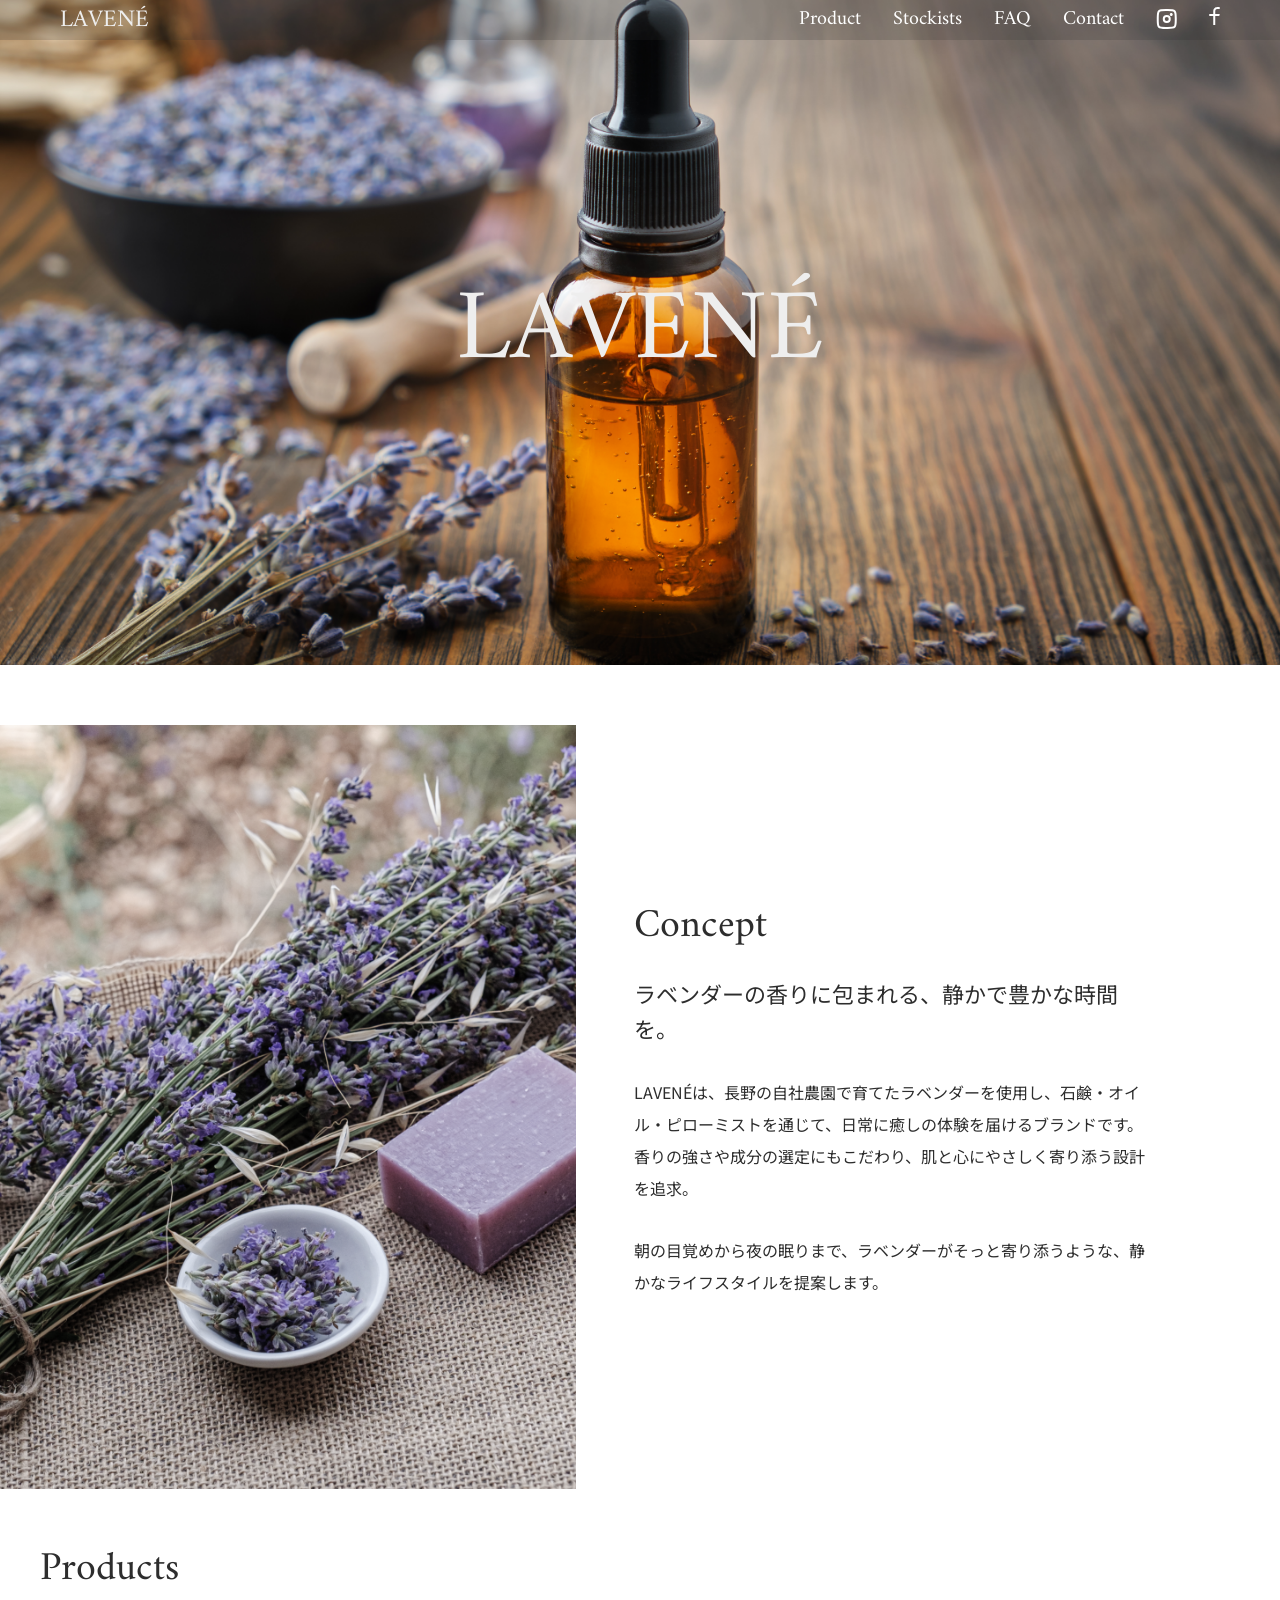
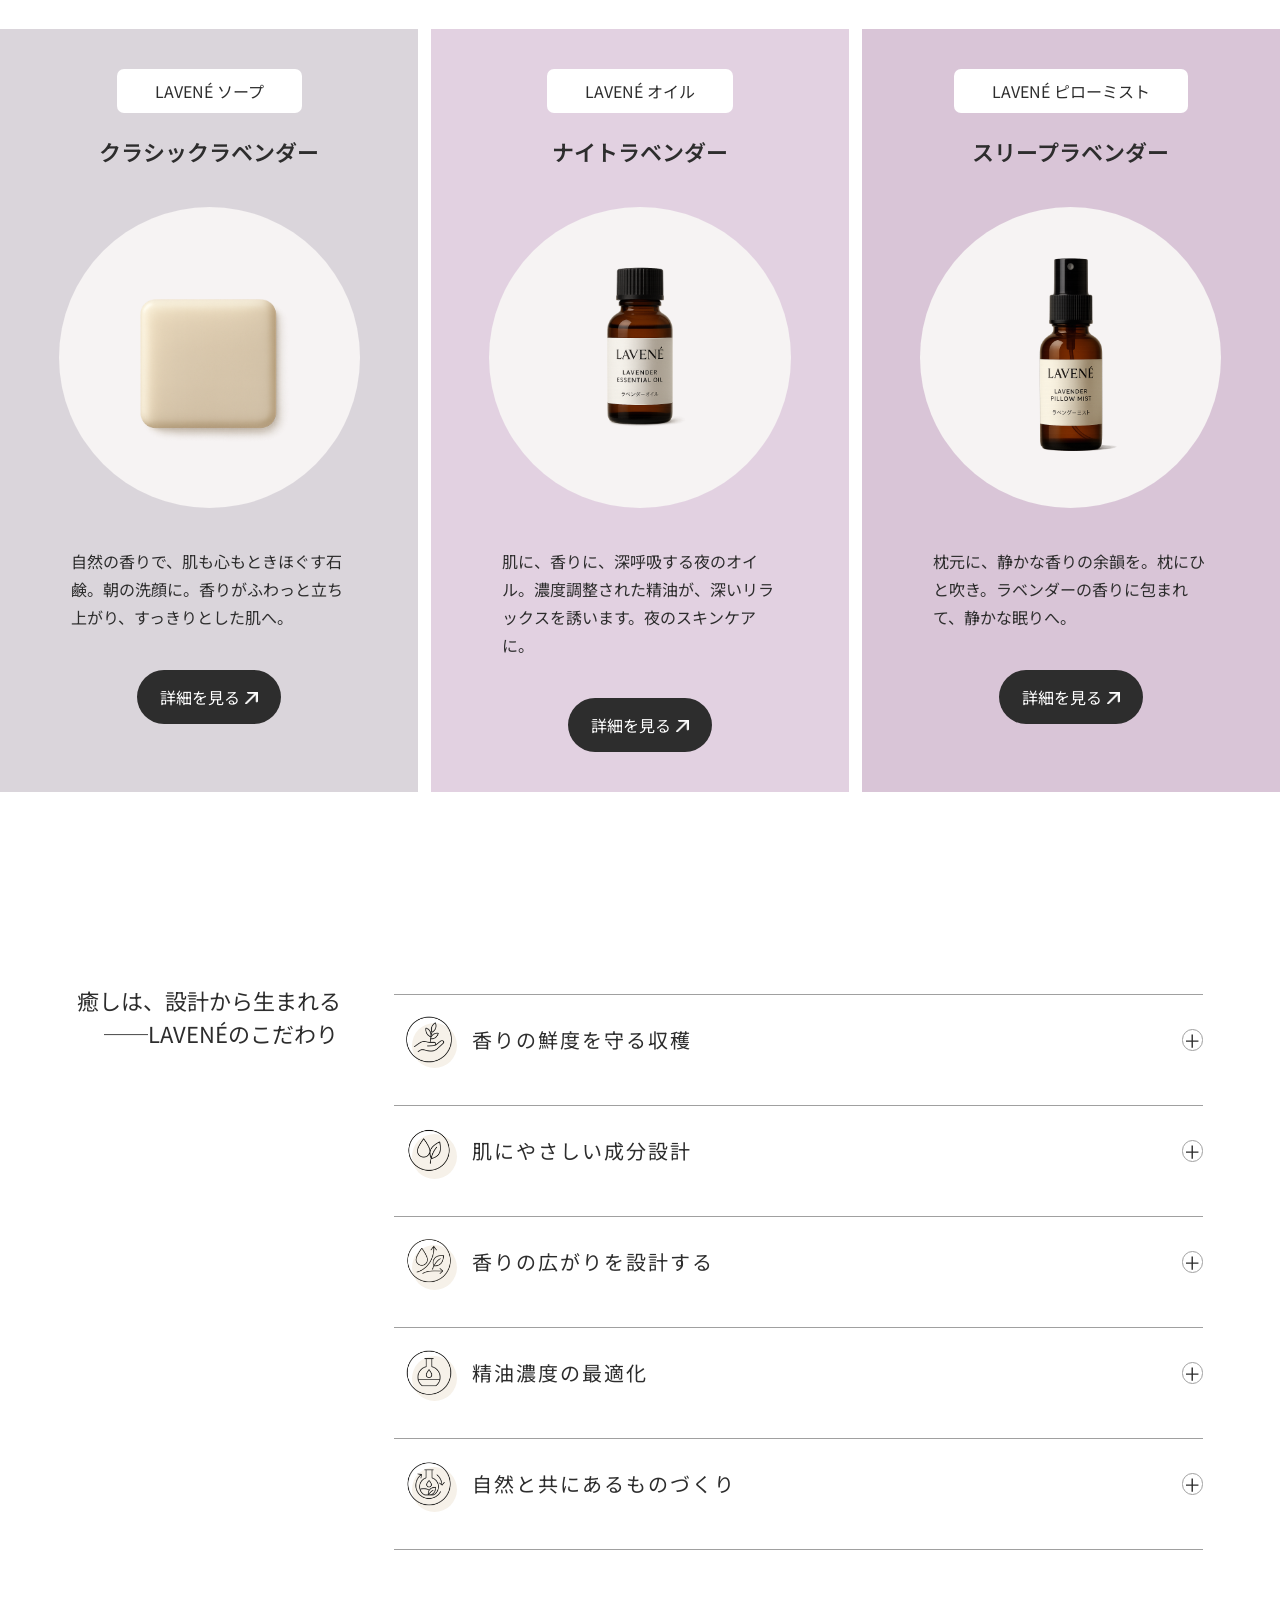
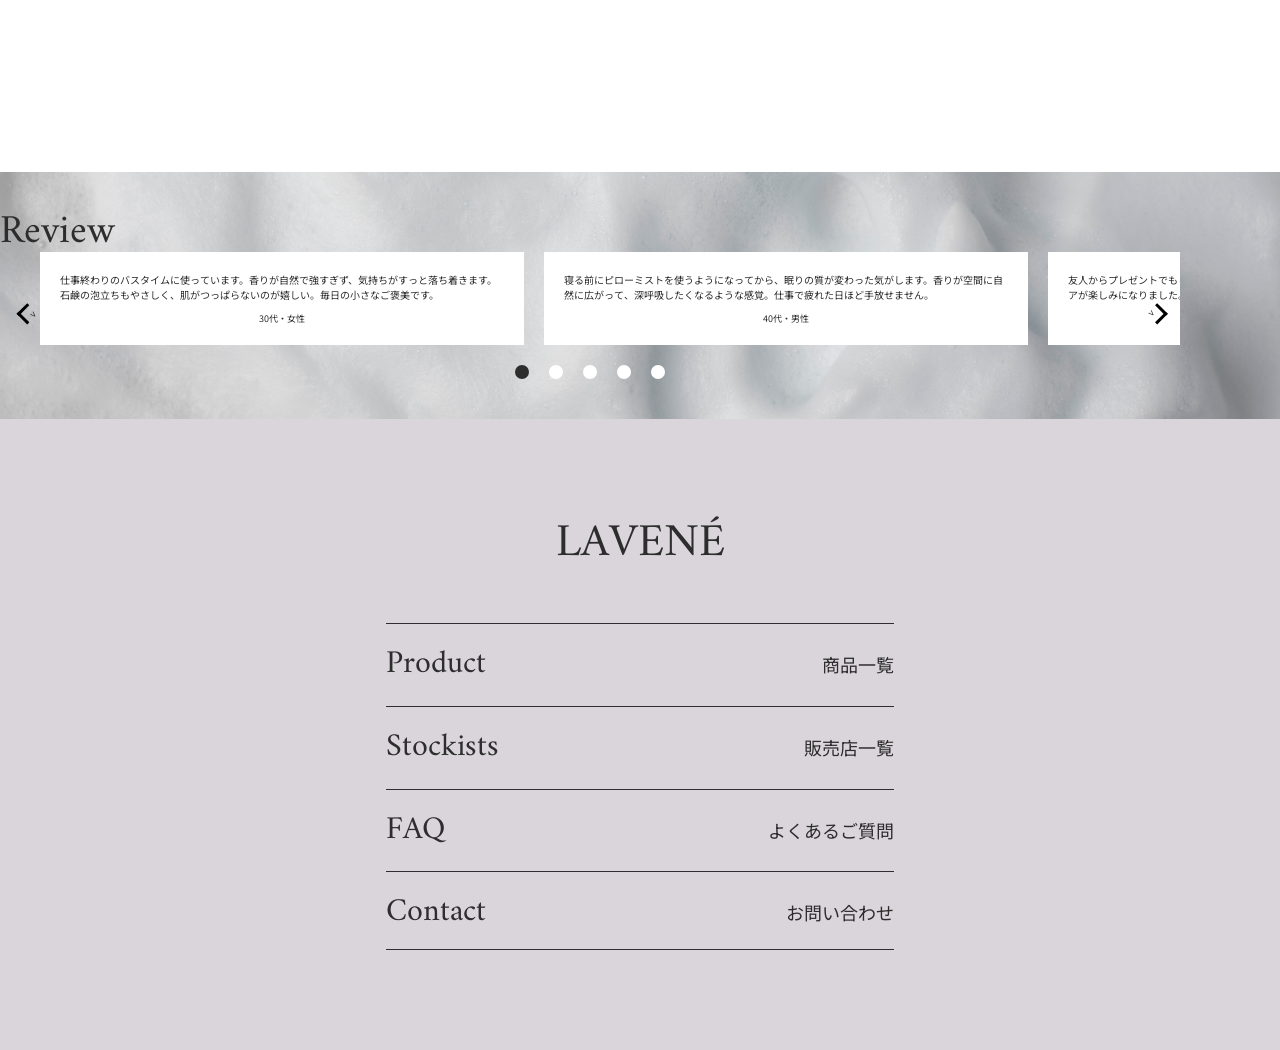
<file: lavene/index.html>
<!DOCTYPE html>
<html lang="ja">
<head>
    <meta charset="UTF-8">
    <meta name="viewport" content="width=device-width, initial-scale=1.0">
    <meta name="description" content="LAVENÉは、長野の自社農園で育てたラベンダーを使用し、石鹸・オイル・ピローミストを通じて、日常に癒しの体験を届けるブランドです。">
    <!-- ogp -->
    <meta property="og=url" content="https://lavene.co.jp/">
    <meta property="og:type" content="website">
    <meta property="og:title" content="LAVENÉ | ラヴェネ">
    <meta property="og:description" content="LAVENÉは、長野の自社農園で育てたラベンダーを使用し、石鹸・オイル・ピローミストを通じて、日常に癒しの体験を届けるブランドです。">
    <meta property="og:image" content="https://lavene.co.jp/assets/images/ogp.jp">


    <title>LAVENÉ | ラヴェネ‐ラベンダーの香りに包まれる、静かで豊かな時間を。</title>

    <!-- web font -->
    <link rel="preconnect" href="https://fonts.googleapis.com">
    <link rel="preconnect" href="https://fonts.gstatic.com" crossorigin>
    <link href="https://fonts.googleapis.com/css2?family=Amiri:ital,wght@0,400;0,700;1,400;1,700&family=Noto+Sans+JP:wght@100..900&display=swap" rel="stylesheet">
    <!-- css -->
    <link rel="stylesheet" href="assets/css/destyle.css">
    <link rel="stylesheet" href="assets/slick/slick.css">
    <link rel="stylesheet" href="assets/slick/slick-theme.css">
    <link rel="stylesheet" href="assets/css/style.css">
</head>

<body>
    <div id="container" class="container">
        <header class="header">
            <h1 class="header__topic"><a href="index.html">LAVENÉ</a></h1>
            <nav class="nav">
                <div class="nav__header">
                    <p class="nav__topic"><a href="index.html">LAVENÉ</a></p>
                    <button class="nav__close-btn" aria-label="メニューを閉じる">
                        <img class="close-icon" src="assets/images/parts/btn_close.svg" alt="close-icon">
                    </button>
                </div>
                <div class="nav__list-wrapper">
                    <ul class="nav__list">
                        <li class="nav__item"><a href="#products" class="nav__link"><span class="nav__label-en">Product</span><span class="nav__label-ja">商品一覧</span></a></li>
                        <li class="nav__item"><a href="#" class="nav__link"><span class="nav__label-en">Stockists</span><span class="nav__label-ja">販売店一覧</span></a></li>
                        <li class="nav__item"><a href="#" class="nav__link"><span class="nav__label-en">FAQ</span><span class="nav__label-ja">よくあるご質問</span></a></li>
                        <li class="nav__item"><a href="#" class="nav__link"><span class="nav__label-en">Contact</span><span class="nav__label-ja">お問い合わせ</span></a></li>
                    </ul>
                    <ul class="sns-nav__list">
                        <li class="sns-nav__item"><a href="#"><img src="assets/images/parts/icon_insta.svg" alt="instagram"></a></li>
                        <li class="sns-nav__item"><a href="#"><img src="assets/images/parts/icon_facebook.svg" alt="facebook"></a></li>
                    </ul>
                </div>
            </nav>
            <!-- .header__btn -->
            <button  class="header__btn">
                <img class="menu-icon" src="assets/images/parts/btn_menu.svg" alt="menu-icon">
            </button>
        </header>
        <main class="main">
            <article class="article">
                <div class="main-visual">
                    <div class="slider">
                        <div><img src="assets/images/photo/main_01.png" alt="スライド1"></div>
                        <div><img src="assets/images/photo/main_02.jpeg" alt="スライド2"></div>
                        <div><img src="assets/images/photo/main_03.png" alt="スライド3"></div>
                    </div>
                    <h2 class="main-visual__logo">LAVENÉ</h2>
                </div>
            <!-- Concept -->
            <section id="concept" class="section section--concept">
                    <div class="concept__txt-wrap">
                        <h2 class="section-title section-title--concept" >Concept</h2>
                        <h3 class="copy concept-copy">ラベンダーの香りに包まれる、静かで豊かな時間を。</h3>
                        <div class="txt-wrap">
                            <p>LAVENÉは、長野の自社農園で育てたラベンダーを使用し、石鹸・オイル・ピローミストを通じて、日常に癒しの体験を届けるブランドです。香りの強さや成分の選定にもこだわり、肌と心にやさしく寄り添う設計を追求。</p>
                            <p>朝の目覚めから夜の眠りまで、ラベンダーがそっと寄り添うような、静かなライフスタイルを提案します。</p>
                        </div>
                    </div>            
                    <div class="concept__img-wrap fadein">
                        <img class="concept__img" src="assets/images/photo/concept.png" alt="コンセプトイメージ">
                    </div>
            </section>
            <!-- Products -->
            <section id="products" class="section section--products">
                <h2 class="section-title section-title--products" >Products</h2>
                <div class="products__list">
                    <div class="product product--soap">
                        <p class="product__category">LAVENÉ ソープ</p>
                        <p class="product__name">クラシックラベンダー</p>
                        <div class="product__img-bg">
                            <div class="product__img-wrap fadein">
                                <img class="product__img" src="assets/images/photo/soap.png" alt="LAVENÉ ソープ クラシックラベンダー">
                            </div>
                        </div>
                        <p class="product__description">自然の香りで、肌も心もときほぐす石鹸。<br class="spBr">朝の洗顔に。香りがふわっと立ち上がり、すっきりとした肌へ。</p>
                        <div class="product__cta">
                            <button class="product__btn">詳細を見る</button>
                            <img class="product__arrow" src="assets/images/parts/icon_arrow.svg" alt="">
                        </div>
                    </div>
                    <div class="product product--oil">
                        <p class="product__category">LAVENÉ オイル</p>
                        <p class="product__name">ナイトラベンダー</p>
                        <div class="product__img-bg">
                            <div class="product__img-wrap fadein">
                                <img class="product__img" src="assets/images/photo/oil.jpg" alt="LAVENÉ オイル ナイトラベンダー">
                            </div>
                        </div>
                        <p class="product__description">肌に、香りに、深呼吸する夜のオイル。<br class="spBr">濃度調整された精油が、深いリラックスを誘います。夜のスキンケアに。</p>
                        <div class="product__cta">
                            <button class="product__btn">
                                詳細を見る
                            </button>
                            <img class="product__arrow" src="assets/images/parts/icon_arrow.svg" alt="">
                        </div>
                    </div>
                    <div class="product product--pillow-mist">
                        <p class="product__category">LAVENÉ ピローミスト</p>
                        <p class="product__name">スリープラベンダー</p>
                        <div class="product__img-bg">
                            <div class="product__img-wrap fadein">
                                <img class="product__img" src="assets/images/photo/pillow-mist.jpg" alt="LAVENÉ ソープ クラシックラベンダー">
                            </div>
                        </div>
                        <p class="product__description">枕元に、静かな香りの余韻を。<br class="spBr">枕にひと吹き。ラベンダーの香りに包まれて、静かな眠りへ。</p>
                        <div class="product__cta">
                            <button class="product__btn">
                                詳細を見る
                            </button>
                            <img class="product__arrow" src="assets/images/parts/icon_arrow.svg" alt="">
                        </div>
                    </div>
                </div>
            </section>
            <!-- Quality -->
            <section id="quality" class="section section--quality">
                <div class="quality__content">
                    <h3 class="copy quality-copy" >癒しは、設計から生まれる<br>　  ──LAVENÉのこだわり</h3>
                    <ul class="quality__list">
                        <li class="quality__item">
                            <div class="quality__header">
                                <div class="quality__icon">
                                    <div class="quality__circle"></div>
                                    <img src="assets/images/parts/icon--harvest.jpg" alt="">
                                </div>
                                <h4 class="quality__subtitle">香りの鮮度を守る収穫</h4>
                                <button class="quality__toggle" aria-expanded="false">+</button>
                            </div>
                            <div class="quality__description">
                                <p>長野・安曇野の自社農園で、開花のピークを見極めて手摘み収穫。香り成分が最も豊かな瞬間を逃さず、精油抽出までの時間も短縮することで、ラベンダー本来の香りを最大限に活かしています。</p>
                            </div>
                        </li>
                        <li class="quality__item">
                            <div class="quality__header">
                                <div class="quality__icon">
                                    <div class="quality__circle"></div>
                                    <img src="assets/images/parts/icon--skin-safe.jpg" alt="">
                                </div>
                                <h4 class="quality__subtitle">肌にやさしい成分設計</h4>
                                <button class="quality__toggle" aria-expanded="false">+</button>
                            </div>
                            <div class="quality__description">
                                <p>石鹸にはアミノ酸系洗浄成分と植物オイルを配合し、洗いながら潤す設計に。オイルにはスクワランとホホバを使用し、肌なじみと保湿力を両立。毎日のケアに、刺激の少ないやさしさを。</p>
                            </div>
                        </li>
                        <li class="quality__item">
                            <div class="quality__header">
                                <div class="quality__icon">
                                    <div class="quality__circle"></div>
                                    <img src="assets/images/parts/icon--diffusion.jpg" alt="">
                                </div>
                                <h4 class="quality__subtitle">香りの広がりを設計する</h4>
                                <button class="quality__toggle" aria-expanded="false">+</button>
                            </div>
                            <div class="quality__description">
                                <p>ミストはエタノール濃度を調整し、香りの拡散性と持続性を両立。浴室・寝室・玄関など、空間ごとの使用シーンに合わせて香りの立ち上がり方を設計。空間に溶け込む香り体験を追求しています。</p>
                            </div>
                        </li>
                        <li class="quality__item">
                            <div class="quality__header">
                                <div class="quality__icon">
                                    <div class="quality__circle"></div>
                                    <img src="assets/images/parts/icon--purity.jpg" alt="">
                                </div>
                                <h4 class="quality__subtitle">精油濃度の最適化</h4>
                                <button class="quality__toggle" aria-expanded="false">+</button>
                            </div>
                            <div class="quality__description">
                                <p>石鹸・オイル・ミストそれぞれに、香りの強さと肌へのやさしさを両立する精油濃度を設計。香りが主張しすぎず、日常に自然に馴染むよう調整されています。香りの余韻まで計算された設計です。</p>
                            </div>
                        </li>
                        <li class="quality__item">
                            <div class="quality__header">
                                <div class="quality__icon">
                                    <div class="quality__circle"></div>
                                    <img src="assets/images/parts/icon--sustenable.jpg" alt="">
                                </div>
                                <h4 class="quality__subtitle">自然と共にあるものづくり</h4>
                                <button class="quality__toggle" aria-expanded="false">+</button>
                            </div>
                            <div class="quality__description">
                                <p>合成香料・着色料・防腐剤は不使用。容器には再生紙やガラス素材を採用し、製造工程でも環境負荷を抑えています。自然の力を借りるからこそ、自然に還る設計を大切にしています。</p>
                            </div>
                        </li>
                    </ul>
                </div>
            </section>
            <!-- Reviews -->
            <section id="reviews" class="section section--reviews">
                <h2 class="section-title section-title--review" >Review</h2>
                <div class="reviews__inner">
                    <div class="reviews__wrapper">
                        <ul class="reviews__list">
                            <li class="review">
                                仕事終わりのバスタイムに使っています。香りが自然で強すぎず、気持ちがすっと落ち着きます。石鹸の泡立ちもやさしく、肌がつっぱらないのが嬉しい。毎日の小さなご褒美です。
                                <p class="reviewer">30代・女性</p>
                            </li>
                            <li class="review">
                                寝る前にピローミストを使うようになってから、眠りの質が変わった気がします。香りが空間に自然に広がって、深呼吸したくなるような感覚。仕事で疲れた日ほど手放せません。
                                <p class="reviewer">40代・男性</p>
                            </li>
                            <li class="review">
                                友人からプレゼントでもらって使い始めました。オイルの香りが本当に心地よくて、夜のスキンケアが楽しみになりました。パッケージもシンプルで可愛いので、SNSにも載せたくなります。
                                <p class="reviewer">20代・女性</p>
                            </li>
                            <li class="review">
                                肌が敏感なので成分にはこだわりますが、LAVENÉは安心して使えました。石鹸の洗い心地もやさしく、香りが自然で癒されます。ラベンダーの香りが好きな方にはぜひおすすめしたいです。
                                <p class="reviewer">50代・女性</p>
                            </li>
                            <li class="review">
                                妻が使っていて気になって購入。オイルはベタつかず、香りも落ち着いていて好印象。自分用にも使いやすく、夫婦で共有できるのがいいですね。ギフトにも良さそうだと思いました。
                                <p class="reviewer">30代・男性</p>
                            </li>
                        </ul>
                    </div>
                    <!-- 左右ボタン -->
                     <span id="prev" class="prev">&lt;</span>
                      <span id="next" class="next">&gt;</span>
                    <!-- ドットインジケーター -->
                    <ul class="indicator" id="indicator">
                        <li class="indicator"></li>
                        <li class="indicator"></li>
                        <li class="indicator"></li>
                        <li class="indicator"></li>
                        <li class="indicator"></li>
                    </ul>
                </div>
            </section>
            <footer class="article__footer">
                <h2 class="nav__topic nav__topic--footer"><a href="index.html">LAVENÉ</a></h2>
                <div class="nav__list-wrapper nav__list-wrapper--footer">
                    <ul class="nav__list nav__list--footer">
                        <li class="nav__item nav__item--footer"><a href="#product" class="nav__link nav__link--footer"><span class="nav__label-en nav__label-en--footer">Product</span><span class="nav__label-ja nav__label-ja--footer">商品一覧</span></a></li>
                        <li class="nav__item nav__item--footer"><a href="#" class="nav__link nav__link--footer"><span class="nav__label-en nav__label-en--footer">Stockists</span><span class="nav__label-ja nav__label-ja--footer">販売店一覧</span></a></li>
                        <li class="nav__item nav__item--footer"><a href="#" class="nav__link nav__link--footer"><span class="nav__label-en nav__label-en--footer">FAQ</span><span class="nav__label-ja nav__label-ja--footer">よくあるご質問</span></a></li>
                        <li class="nav__item nav__item--footer"><a href="#" class="nav__link nav__link--footer"><span class="nav__label-en nav__label-en--footer">Contact</span><span class="nav__label-ja nav__label-ja--footer">お問い合わせ</span></a></li>
                    </ul>
                </div>
            </footer>
            </article>
        </main>
         <footer class="footer">
            <button id="pagetop" class="pagetop-btn_04" aria-label="ページトップへ戻る"></button>
        </footer>
    </div>
    <!-- モーダル -->
    <div class="modal" id="modal-soap">
        <div class="modal__content">
            <img class="modal__item" src="assets/images/photo/soap.png" alt="ソープ詳細画像">
            <button class="modal__close">&times;</button>
            <div class="modal__body">
                <h3 class="modal__name">LAVENÉ ソープ<br>クラシックラベンダー</h3>
                <p class="modal__price">￥1,980 <span>税込</span></p>
                <div class="modal__cta">
                    <img class="modal__cart" src="assets/images/parts/icon_cart.svg" alt="">
                    <button class="modal__btn">
                        カートに入れる
                    </button>
                </div>
                <div class="item__detail">
                    <p>長野・安曇野の自社農園で育てたラベンダーを贅沢に使用。洗顔・ボディ両用で、やさしく泡立ち、しっとりとした洗い上がり。忙しい日々に、深呼吸したくなるようなひとときを。 <br>
                    <br>ー<br>
                    全成分：ラベンダー精油、オリーブ油、ココナッツ油、シアバター、水酸化Na<br>内容量：100g<br>
                    <br>ー<br>
                    </p>
                </div>
            </div>
        </div>
    </div>
    <div class="modal" id="modal-oil">
        <div class="modal__content">
            <img class="modal__item" src="assets/images/photo/oil.jpg" alt="オイル詳細画像">
            <button class="modal__close">&times;</button>
            <div class="modal__body">
                <h3 class="modal__name">LAVENÉ オイル<br>ナイトラベンダー</h3>
                <p class="modal__price">￥3,300 <span>税込</span></p>
                <div class="modal__cta">
                    <img class="modal__cart" src="assets/images/parts/icon_cart.svg" alt="">
                    <button class="modal__btn">
                        カートに入れる
                    </button>
                </div>
                <div class="item__detail">
                    <p>自社農園産ラベンダー精油をベースに、植物由来のオイルをブレンド。洗顔後の保湿や、首筋・手元への香りづけに。眠る前のひとときを、静かに整えるナイトルーティンに。<br>
                    <br>ー<br>
                    全成分：ラベンダー精油、ホホバ油、スクワラン、アルガン油、トコフェロール<br>内容量：30mL<br>
                    <br>ー<br>
                    </p>
                </div>
            </div>
        </div>
    </div>
    <div class="modal" id="modal-mist">
        <div class="modal__content">
            <img class="modal__item" src="assets/images/photo/pillow-mist.jpg" alt="ピローミスト詳細画像">
            <button class="modal__close">&times;</button>
            <div class="modal__body">
                <h3 class="modal__name">LAVENÉ ピローミスト<br>スリープラベンダー</h3>
                <p class="modal__price">￥3,300 <span>税込</span></p>
                <div class="modal__cta">
                    <img class="modal__cart" src="assets/images/parts/icon_cart.svg" alt="">
                    <button class="modal__btn">
                        カートに入れる
                    </button>
                </div>
                <div class="item__detail">
                    <p>安曇野産ラベンダー精油をベースに、眠りを誘う穏やかな香りを調香。枕やシーツにひと吹きするだけで、空間が深呼吸するように整います。夜の読書や瞑想にもおすすめ。<br>
                    <br>ー<br>
                    全成分：ラベンダー精油、精製水、エタノール、ローズマリー精油、グリセリン<br>内容量：50mL<br>
                    <br>ー<br>
                    </p>
                </div>
            </div>
        </div>
    </div>

    <!-- jQuery & slick js -->
     <script src="https://code.jquery.com/jquery-3.7.0.min.js" integrity="sha256-2Pmvv0kuTBOenSvLm6bvfBSSHrUJ+3A7x6P5Ebd07/g=" crossorigin="anonymous"></script>
     <script src="assets/slick/slick.min.js"></script>
     <script src="assets/js/main.js"></script>
</body>
</html>
</file>
<file: lavene/assets/css/destyle.css>
/*! destyle.css v4.0.0 | MIT License | https://github.com/nicolas-cusan/destyle.css */

/* Reset box-model and set borders */
/* ============================================ */

*,
::before,
::after {
  box-sizing: border-box;
  border-style: solid;
  border-width: 0;
}

/* Document */
/* ============================================ */

/**
 * 1. Correct the line height in all browsers.
 * 2. Prevent adjustments of font size after orientation changes in iOS.
 * 3. Remove gray overlay on links for iOS.
 */

html {
  line-height: 1.15; /* 1 */
  -webkit-text-size-adjust: 100%; /* 2 */
  -webkit-tap-highlight-color: transparent; /* 3*/
}

/* Sections */
/* ============================================ */

/**
 * Remove the margin in all browsers.
 */

body {
  margin: 0;
}

/**
 * Render the `main` element consistently in IE.
 */

main {
  display: block;
}

/* Vertical rhythm */
/* ============================================ */

p,
table,
blockquote,
address,
pre,
iframe,
form,
figure,
dl {
  margin: 0;
}

/* Headings */
/* ============================================ */

h1,
h2,
h3,
h4,
h5,
h6 {
  font-size: inherit;
  font-weight: inherit;
  margin: 0;
}

/* Lists (enumeration) */
/* ============================================ */

ul,
ol {
  margin: 0;
  padding: 0;
  list-style: none;
}

/* Lists (definition) */
/* ============================================ */

dt {
  font-weight: bold;
}

dd {
  margin-left: 0;
}

/* Grouping content */
/* ============================================ */

/**
 * 1. Add the correct box sizing in Firefox.
 * 2. Show the overflow in Edge and IE.
 */

hr {
  box-sizing: content-box; /* 1 */
  height: 0; /* 1 */
  overflow: visible; /* 2 */
  border-top-width: 1px;
  margin: 0;
  clear: both;
  color: inherit;
}

/**
 * 1. Correct the inheritance and scaling of font size in all browsers.
 * 2. Correct the odd `em` font sizing in all browsers.
 */

pre {
  font-family: monospace, monospace; /* 1 */
  font-size: inherit; /* 2 */
}

address {
  font-style: inherit;
}

/* Text-level semantics */
/* ============================================ */

/**
 * Remove the gray background on active links in IE 10.
 */

a {
  background-color: transparent;
  text-decoration: none;
  color: inherit;
}

/**
 * 1. Remove the bottom border in Chrome 57-
 * 2. Add the correct text decoration in Chrome, Edge, IE, Opera, and Safari.
 */

abbr[title] {
  text-decoration: underline dotted; /* 2 */
}

/**
 * Add the correct font weight in Chrome, Edge, and Safari.
 */

b,
strong {
  font-weight: bolder;
}

/**
 * 1. Correct the inheritance and scaling of font size in all browsers.
 * 2. Correct the odd `em` font sizing in all browsers.
 */

code,
kbd,
samp {
  font-family: monospace, monospace; /* 1 */
  font-size: inherit; /* 2 */
}

/**
 * Add the correct font size in all browsers.
 */

small {
  font-size: 1.2rem;
}

/**
 * Prevent `sub` and `sup` elements from affecting the line height in
 * all browsers.
 */

sub,
sup {
  font-size: 75%;
  line-height: 0;
  position: relative;
  vertical-align: baseline;
}

sub {
  bottom: -0.25em;
}

sup {
  top: -0.5em;
}

/* Replaced content */
/* ============================================ */

/**
 * Prevent vertical alignment issues.
 */

svg,
img,
embed,
object,
iframe {
  vertical-align: bottom;
}

/* Forms */
/* ============================================ */

/**
 * Reset form fields to make them styleable.
 * 1. Make form elements stylable across systems iOS especially.
 * 2. Inherit text-transform from parent.
 */

button,
input,
optgroup,
select,
textarea {
  -webkit-appearance: none; /* 1 */
  appearance: none;
  vertical-align: middle;
  color: inherit;
  font: inherit;
  background: transparent;
  padding: 0;
  margin: 0;
  border-radius: 0;
  text-align: inherit;
  text-transform: inherit; /* 2 */
}

/**
 * Correct cursors for clickable elements.
 */

button,
[type="button"],
[type="reset"],
[type="submit"] {
  cursor: pointer;
}

button:disabled,
[type="button"]:disabled,
[type="reset"]:disabled,
[type="submit"]:disabled {
  cursor: default;
}

/**
 * Improve outlines for Firefox and unify style with input elements & buttons.
 */

:-moz-focusring {
  outline: auto;
}

select:disabled {
  opacity: inherit;
}

/**
 * Remove padding
 */

option {
  padding: 0;
}

/**
 * Reset to invisible
 */

fieldset {
  margin: 0;
  padding: 0;
  min-width: 0;
}

legend {
  padding: 0;
}

/**
 * Add the correct vertical alignment in Chrome, Firefox, and Opera.
 */

progress {
  vertical-align: baseline;
}

/**
 * Remove the default vertical scrollbar in IE 10+.
 */

textarea {
  overflow: auto;
}

/**
 * Correct the cursor style of increment and decrement buttons in Chrome.
 */

[type="number"]::-webkit-inner-spin-button,
[type="number"]::-webkit-outer-spin-button {
  height: auto;
}

/**
 * Correct the outline style in Safari.
 */

[type="search"] {
  outline-offset: -2px; /* 1 */
}

/**
 * Remove the inner padding in Chrome and Safari on macOS.
 */

[type="search"]::-webkit-search-decoration {
  -webkit-appearance: none;
}

/**
 * 1. Correct the inability to style clickable types in iOS and Safari.
 * 2. Fix font inheritance.
 */

::-webkit-file-upload-button {
  -webkit-appearance: button; /* 1 */
  font: inherit; /* 2 */
}

/**
 * Fix appearance for Firefox
 */
[type="number"] {
  -moz-appearance: textfield;
}

/**
 * Clickable labels
 */

label[for] {
  cursor: pointer;
}

/* Interactive */
/* ============================================ */

/*
 * Add the correct display in Edge, IE 10+, and Firefox.
 */

details {
  display: block;
}

/*
 * Add the correct display in all browsers.
 */

summary {
  display: list-item;
}

/*
 * Remove outline for editable content.
 */

[contenteditable]:focus {
  outline: auto;
}

/* Tables */
/* ============================================ */

/**
1. Correct table border color inheritance in all Chrome and Safari.
*/

table {
  border-color: inherit; /* 1 */
  border-collapse: collapse;
}

caption {
  text-align: left;
}

td,
th {
  vertical-align: top;
  padding: 0;
}

th {
  text-align: left;
  font-weight: bold;
}
</file>
<file: lavene/assets/css/style.css>
@charset "UTF-8";
/*==========================
common
==========================*/
:root {
    --contentWidth: 91.4%;
    --contentPadding: 4.2%;
}

html {
    font-size: 62.5%;
}

body {
    font-family:
        'Noto Sans JP',
        Arial,
        Amiri;
    font-style: normal;
    color: #2D2D2D;
    line-height: 1.5;
}

img {
    max-width: 100%;
    height: auto;
}

.topic {
    color: #EEEEEE;
    text-align: center;
    font-family: Amiri;
    font-size: 2.8rem;
    line-height: 1;
    margin: 0 auto;
}

.section-title {
    text-align: left;
    font-family: Amiri;
    font-size: 4rem;
    line-height: 1;
}

.copy {
    text-align: left;
    font-family: Noto Sans JP;
    font-size: 2.2rem;
    line-height: 1.5;
}


/* common pc */
@media screen and (min-width:769px) {
    .topic {
        
        font-size: 3.2rem;
        line-height: 1;
    }

    .topic::after {
        margin: 32px auto 0;
    }

    .btn {
        width: 343px;
        height: 56px;
        font-size: 2.2rem;
    }
}

/*==========================
header
==========================*/
.header {
    display: flex;
    justify-content: space-between;
    position: fixed;
    top: 0;
    left: 0;
    width: 100%;
    z-index: 10;
    margin: 8px;
    padding: 0 4.2%;
}

.header__topic,
.nav__topic {
    color: #EEEEEE;
    font-family: Amiri;
    font-size: 2.4rem;
}

.nav__item {
    color: #ffffff;
    font-family: Amiri;
}

/* .nav初期表示 */
.nav {
    position: fixed;
    top: 0;
    left: 0;
    width: 100%;
    height: 100vh;
    background:linear-gradient(rgba(0,0,0,0.3),rgba(0,0,0,0.3)),
         url(../images/photo/nav_background.png);
    background-position: right top;
    transform: translateX(-100%);
    transition: transform 0.4s;
}

.nav__header {
    margin-top: 8px;
    padding: 0 4.2%;
    display: flex;
    justify-content: space-between;
    align-items: center;
}

.nav__close-btn,
.header__btn {
    display: flex;
    align-items: center;
    justify-content: center;
    width: 51px;
    height: 34px;
    background-color: #2D2D2D;
    border-radius: 30px;
    padding: 0;
    border: none;
    cursor: pointer;
}

.nav__list-wrapper {
    display: flex;
    flex-direction: column;
    align-items: center;
}

.nav__list {
    margin-top: 67px;
}

.sns-nav__list {
    display: flex;
    gap: 30px;
}

.nav__item {
    font-size: 2.4rem;
    line-height: 1;
    margin-bottom: 48px;
    display: flex;
    align-items: center;
}

.nav__link {
    display: flex;
    flex-direction: column;
    align-items: center;
}

.nav__label-en {
    font-size: 3.2rem;
}

.nav__label-ja {
    font-family: 'Noto Sans JP';
    font-size: 1.6rem;
}


/* .nav.active表示 */
.nav.active {
    transform: translateX(0);
}

/* .header__btn {
    display: flex;
    align-items: center;
    justify-content: center;
    width: 51px;
    height: 34px;
    background-color: #2D2D2D;
    border-radius: 30px;
    padding: 0;
    border: none;
    cursor: pointer;
} */



/* .header pc */
@media screen and (min-width:769px) {
    .header {
        align-items: center;
        height: 40px;
        margin: 0 auto;
        padding: 0 60px;
        background-color: rgba(45, 45, 45, 0.2);
    }

    .header__topic {
        font-size: 2.4rem;
    }

    .nav__header {
        display: none;
    }

    .nav {
        background: transparent;
        width: auto;
        height: auto;
        padding: 0;
        position: static;
        transform: translate(0);
    }

    .nav__list-wrapper {
    flex-direction: row;
    align-items: flex-start;
    }

    .nav__list,
    .sns-nav__list {
        display: flex;
        margin: 0;
    }

    .nav__item {
        margin: 0 0 0 32px;
        text-align: center;
        font-size: 2rem;
        line-height: 1.3;
    }

    .sns-nav__list {
        margin-left: 30px;
        gap: 30px;
    }

    .nav__label-en {
    font-size: 2rem;
    }

    .nav__label-ja,
    .header__btn {
        display: none;
    }

}
/*.header pc end 769px */

/*==========================
main-visual
==========================*/
.main-visual {
    position: relative;
    overflow: hidden;
    aspect-ratio: 16/9;
    width: 100%;
    height: 543px;
}

.main-visual__logo {
    position: absolute;
    top: 50%;
    left: 50%;
    transform: translate(-50%, -50%);
    color: #EEEEEE;
    font-family: Amiri;
    font-size: 6.4rem;
    z-index: 2;
}

.slider div {
    height: 100%;
}

.slider img {
    width: 100%;
    height: 100%;
    object-fit: cover;
}

.slick-track {
    height: 543px !important;
}

.slick-slide,
.slick-slide img {
    height: 100%;
    object-fit: cover;
}

/* main-visual pc */
@media screen and (min-width:769px) {
    .main-visual {
        position: relative;
        height: 665px;
        margin-bottom: 6em;
    }

    .main-visual__logo {
        font-size: 10rem;
    }

    .slick-track {
        height: 665px !important;
    }

}
/*main-visual pc end 769px */


/*==========================
Concept
==========================*/
.section--concept {
    padding: 50px 20px;
}

.section-title--concept,
.concept-copy {
    margin-bottom: 30px;
}

.concept-copy {
    line-height: 35px;
}

.txt-wrap {
    margin-bottom: 60px;
}

.txt-wrap p {
    margin-bottom: 30px;
    line-height: 2;
    font-size: 1.6rem;
}

.fadein {
    opacity: 0;
    transform: translateY(20px);
    transition: all 0.6s ease;
}

.fadein.show {
    opacity: 1;
    transform: translateY(0);
}

.concept__img {
    width: 100%;
    height: 42em;
    object-fit: cover;
    object-position: 0 -103px;
}

/* Conceptt pc */
@media screen and (min-width:769px) {
    .section--concept {
         display: flex;
        flex-direction: row-reverse;
        align-items: center;
        gap: 5%;
        margin:0 10% 6em 0;
        padding: 0;
    }

    .concept__txt-wrap {
        flex: 0 0 45%;
        margin-top: 5em;
    }

    .concept__img-wrap  {
        flex: 0 0 55%;
    }

    .concept__img {
        height: 100%;
        object-position:right
    }
}
/*Concept pc end 769px */

/*==========================
Products
==========================*/
.section-title--products {
    margin:0 0 36px 20px;
}

.product {
    margin-bottom: 10px;
    padding: 40px 0;
    display: flex;
    flex-direction: column;
    align-items: center;
}

.product--soap {
    background-color: #DAD5DB;
}

.product--oil {
    background-color: #E2D1E1;
} 

.product--pillow-mist {
    background-color: #D9C5D7;
}

.product__category {
    padding: 10px 38px;
    margin-bottom: 22px;
    background-color: #ffffff;
    border-radius: 7px;
    font-size: 1.6rem;
}

.product__name {
    margin-bottom: 39px;
    font-size: 2.2rem;
    font-weight: 600;
}

.product__img-bg {
    display: flex;
    align-items: center;
    justify-content: center;
    margin-bottom: 39px;
    width: 69%;
    aspect-ratio: 1 / 1;
    border-radius: 50%;
    background-color: #F6F3F3;
}

.product__img-wrap  {
    width: 70%;
    height: auto;
    object-fit: cover;
}

.product__description {
    margin: 0 30px 39px;
    font-size: 1.6rem;
}

.product__cta {
    display: flex;
    align-items: baseline;
    padding: 11px 37px;
    gap: 6px;
    background-color: #2D2D2D;
    border-radius: 30px;
}

.product__btn {
    color: #ffffff;
    font-size: 1.6rem;
}

/* Products pc */
@media screen and (min-width:769px) {
    .section-title--products {
        margin: 0 0 1em 1em;
    }

    .product {
        width: calc((100% - 2%) / 3);
        margin: 0;
    }

    .products__list {
        display: flex;
        gap: 1%;
    }

    .product__img {
        width: 79%;
    }

    .product__img-bg {
        width: 72%;
    }

    .product__img-wrap {
        display: flex;
        align-items: center;
        justify-content: center;
        aspect-ratio: 1 / 1;
        overflow: hidden;
    }

    .product__description {
        width: 66%;
        line-height: 28px;
    }

    .product__cta {
        padding: 15px 23px;
        gap: 5px;
    }

    .spBr {
        display: none;
    }
}
/*Products pc end 769px */

/*==========================
Quality
==========================*/
.quality__content {
        display: flex;
        flex-direction: column;
        margin: 15% 6%;
}

.quality-copy {
    margin-bottom: 1em;
    min-width: 281px;
}

.quality__item {
    margin: 10px 0 30px;
    border-top: 0.5px solid #A0A0A0;
}

.quality__item:last-child {
    border-bottom: 0.5px solid #A0A0A0;
    padding-bottom: 30px;
}

.quality__header {
    display: grid;
    grid-template-columns: auto 1fr auto;
    align-items: center;
    margin-top: 10px;
}

.quality__icon {
    display: inline-block;
    position: relative;
    width: 70px;
    height: auto;
    margin-right: 13px;
}

.quality__icon img {
    position: relative;
    z-index: 1;
}

.quality__circle {
    position: absolute;
    top: 18px;
    left: 18px;
    z-index: 0;
    width: 4.5em;
    height: 4.5em;
    border-radius: 50%;
    background-color: #F6F1E9;
}

.quality__subtitle {
    font-size: 1.8rem;
}

.quality__toggle {
    display: flex;
    justify-content: center;
    align-items: center;
    width: 0.8em;
    height: 0.8em;
    border-radius: 50%;
    border: 0.5px solid #A0A0A0;
    font-size: 27px;
    font-weight: 300;
}

.quality__subtitle {
    letter-spacing: 0.1em;
}

.quality__description {
    display: none;
    margin-left: 19px;
    font-size: 1.4rem;
    line-height: 175%;
}
    

/* Quality pc */
@media screen and (min-width:769px) {
    .quality__content {
        display: grid;
        align-items: start;
        grid-template-columns: 0.35fr 1fr;
        gap: 3%;
        margin: 15% 6%;
        max-width: 100%;
    }

    .quality-copy {
        grid-column: 1;
    }

    .quality__icon {
        margin-right: 8px;
    }

    .quality__subtitle {
        font-size: 2rem;
    }
}
/*Quality pc end 769px */

/*==========================
Reviews
==========================*/

.section--reviews {
    position: relative;
    /* max-width: 600px; */
    width: 100%;
    margin: 0 auto;
    padding: 40px 0;
    background-size: cover;
    background-position: center;
    background-repeat: no-repeat;
    background-image: url(../images/photo/review_background.jpeg);
}

.reviews__inner {
    display: grid;
    justify-content: center;
    max-width: 1180px;
    position: relative;
    overflow: hidden;
    padding: 0 40px;
}

.reviews__wrapper {
    position: relative;
}

.reviews__list {
    display: flex;
    width: 100%;
    transition: transform 0.5s ease;
    padding: 0;
    margin: 0;
    list-style: none;
    column-gap: 2em;
}

.review {
    display: flex;
    flex-direction: column;
    align-items: center;
    flex: 0 0 44%;
    padding: 10px 18px;
    box-sizing: border-box;
    background-color: #ffffff;
}

.reviewer {
    margin-top: 10px;
    font-size: 0.9em;
}

/* 左右ボタン */
.next {
  position: absolute;
  width: 15px;
  height: 15px;
  right: 10px;
  bottom: 50%;
  z-index: 10;
  cursor: pointer;
  border-top: solid 3px #000;
  border-right: solid 3px #000;
  -webkit-transform: rotate(45deg) translateY(50%);
  transform: rotate(45deg) translateY(50%);
}

.prev {
  position: absolute;
  width: 15px;
  height: 15px;
  left: 25px;
  bottom: 50%;
  z-index: 10;
  cursor: pointer;
  border-top: solid 3px #000;
  border-right: solid 3px #000;
  -webkit-transform: rotate(-135deg) translateY(-50%);
  transform: rotate(-135deg) translateY(-50%);
}

/* ドットインジケータ */
.indicator_container {
    display: flex;
    justify-content: center;
    column-gap: 30px;
}

/*  インジケーター */
.indicator {
  display: flex;
  column-gap: 2em;
  justify-content: center;
  align-items: center;
  margin-top: 10px;
}

.indicator li {
    width: 14px;
    height: 14px;
    border-radius: 50%;
    list-style: none;
    background-color: #fff;
    cursor: pointer;
}

.indicator li .active  {
    background-color: #2D2D2D;
}

.indicator li:first-of-type {
  background-color: #2D2D2D;
}

/* Reviews pc */
@media screen and (min-width:769px) {
    .review {
        padding: 20px;
    }
}

/*Reviews pc end 769px */

/*==========================
footer
==========================*/
.article__footer {
    display: flex;
    flex-direction: column;
    align-items: center;
    padding: 90px 0;
    background-color: #DAD5DB;
}

.nav__topic--footer {
    color: #2D2D2D;
    font-size: 3.6rem;
}

.nav__list--footer {
    display: flex;
    flex-direction: column;
}

.nav__item--footer {
    margin: 10px 0;
    padding-top: 20px;
    border-top: #2D2D2D solid 0.5px;
    color: #2D2D2D;
}

.nav__item--footer:last-child {
    border-bottom: #2D2D2D solid 0.5px;
    padding-bottom: 15px;
}

.nav__link--footer {
    display: flex;
    flex-direction: row;
    justify-content: space-between;
    align-items: center;
    gap: 6em;
    width: 100%;
}

.nav__label-en--footer,
.nav__label-ja--footer {
    display: block;
    white-space: nowrap;
}


/* footer pc */
@media screen and (min-width:769px) {
    .nav__topic--footer {
        margin-bottom: 35px;
        font-size: 4.6rem;
    }
    
    .nav__item--footer {
        padding-top: 20px;
        border-top: #2D2D2D solid 0.5px;
    }

    .nav__link--footer {
        gap: 15em;
    }

    .nav__label-en--footer {
        font-size: 3.2rem;
    }

    .nav__label-ja--footer {
        font-size: 1.8rem;
    }
}

/*footer pc end 769px */

/* ページトップボタン */
.pagetop-btn_04 {
  width: 52px;
  height: 52px;
  position: fixed;
  bottom: 20px;
  right: 20px;
  background: #e1dbd3;
  color: #fff;
  border-radius: 50%;
  border: 4px solid #fff;
  outline: 3px solid #e8e4dd;
  display: none;
  z-index: 1000;
}

.pagetop-btn_04::before {
  content: "";
  display: block;
  width: 10px;
  height: 10px;
  border-left: 2px solid #fff;
  border-top: 2px solid #fff;
  position: absolute;
  top: 50%;
  left: 50%;
  transform: translate(-50%, -25%) rotate(45deg);
}

/*==========================
モーダル
==========================*/
.modal {
    display: none;
    justify-content: center;
    align-items: center;
    position: fixed;
    top: 0;
    left: 0;
    z-index: 1000;
    width: 100%;
    height: 100%;
    background: rgba(0,0,0,0.2);
}

.modal.show {
    display: flex;
    animation:fadeIn 0.3s ease-in-out;
}

@keyframes fadeIn {
from { opacity:0; }
to { opacity:1; }
}

.modal__content {
    position: relative;
    padding: 2em;
    max-width: 600px;
    width: 90%;
    border-radius: 8px;
    background: #ffffff;
}

.modal__content {
    display: flex;
    flex-direction: column;
    justify-content: center;
    align-items: center;
    margin-block: auto;
    padding-top: 80vh;
    max-height: calc(100vh - 10vh);
    overflow-y: auto;
    box-sizing: border-box;
}

.modal__close {
    position: absolute;
    top: 10px;
    right: 10px;
    background: none;
    border: none;
    font-size: 3rem;
    cursor: pointer;
}


.modal__item {
    width: 53%;
    height: auto;
}

.modal__name {
    margin-bottom: 20px;
    font-size: 2rem;
}

.modal__price {
    margin-bottom: 25px;
    font-size: 3.4rem;
    font-weight: 700;
}

.modal__price span {
    font-size: 1.6rem;
}

.modal__cta {
    display: flex;
    justify-content: center;
    align-items: center;
    gap: 10px;
    padding: 13px 0;
    margin-bottom: 25px;
    background-color: #FF7A85;
    border-radius: 13px;
}

.modal__cart {
    width: 30px;
    height: 30px;
}

.modal__btn {
    color: #ffffff;
    font-size: 1.8rem;
}

.item__detail {
    font-size: 1.8rem;
}

/* モーダル pc */
@media screen and (min-width:769px) {
    .modal__content {
        flex-direction: row;
        align-items: flex-start;
        padding: 20px;
    }
}

/*モーダル pc end 769px */
</file>
